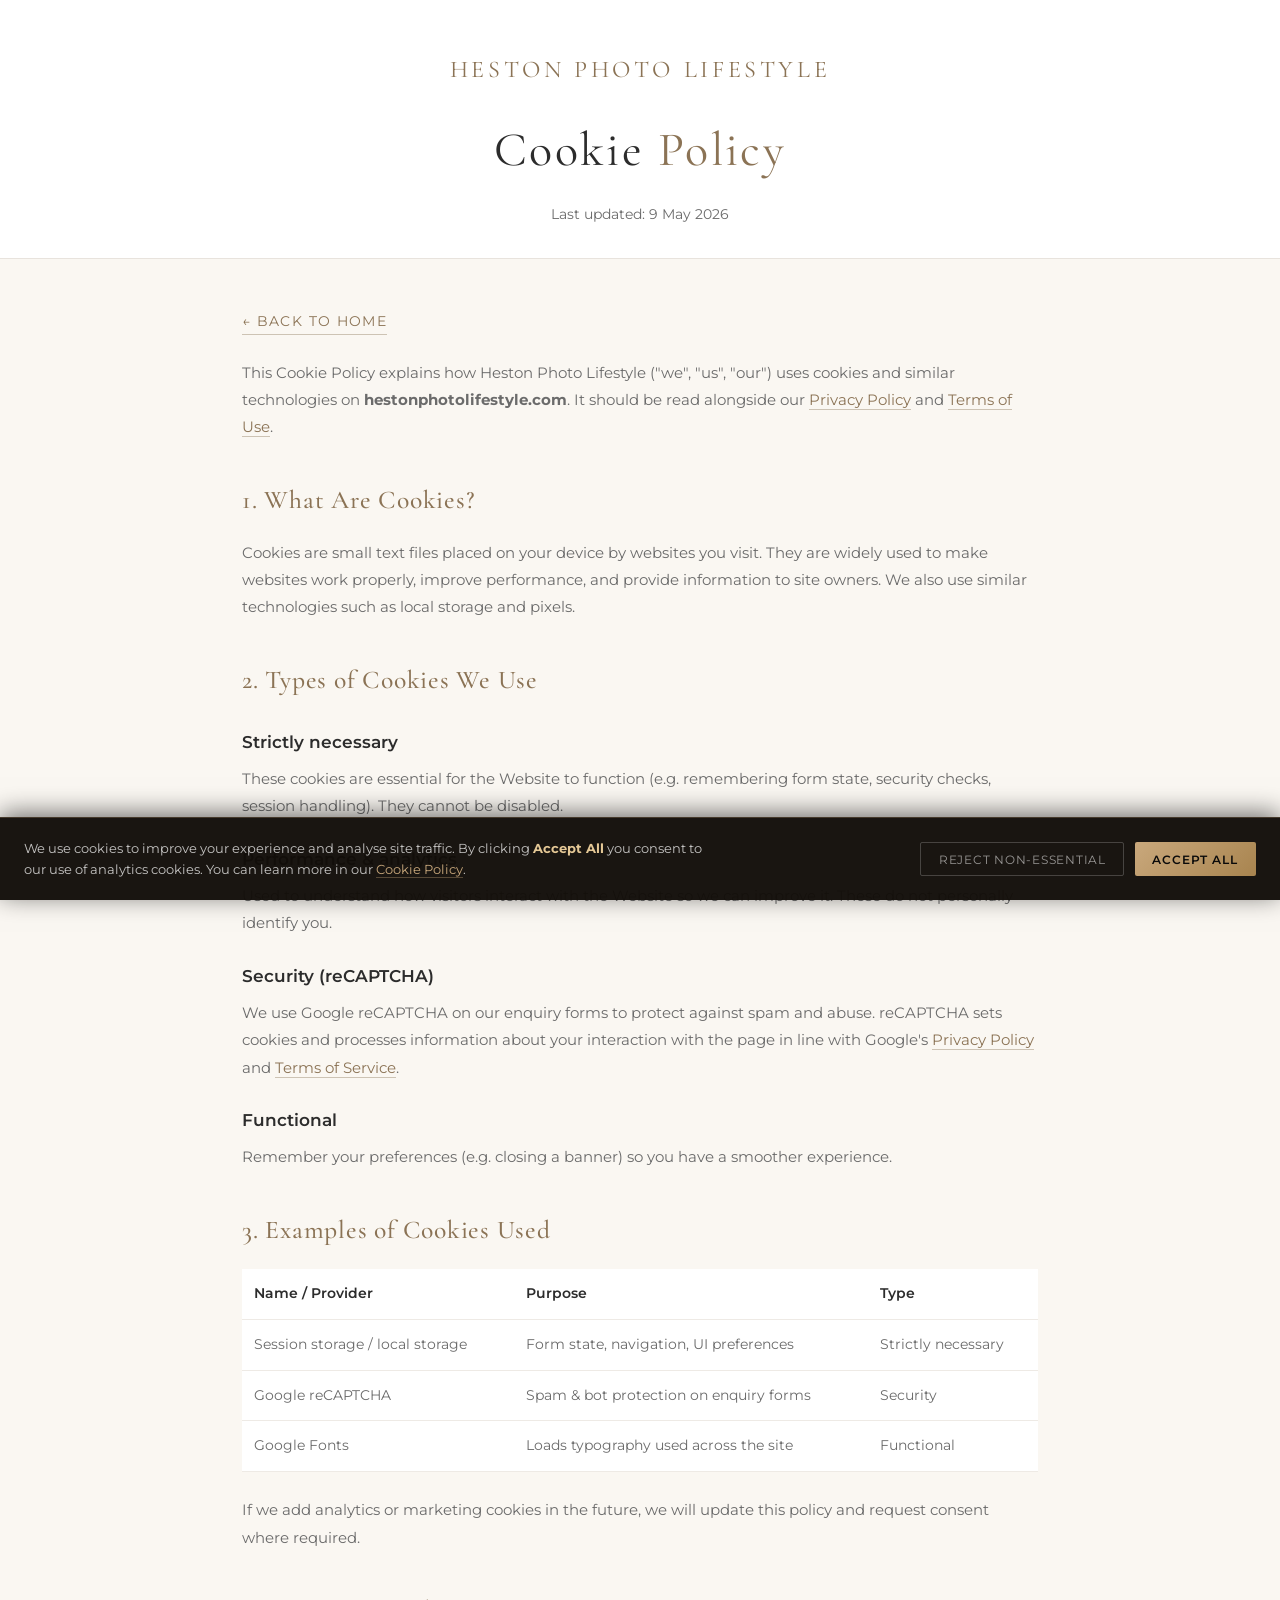
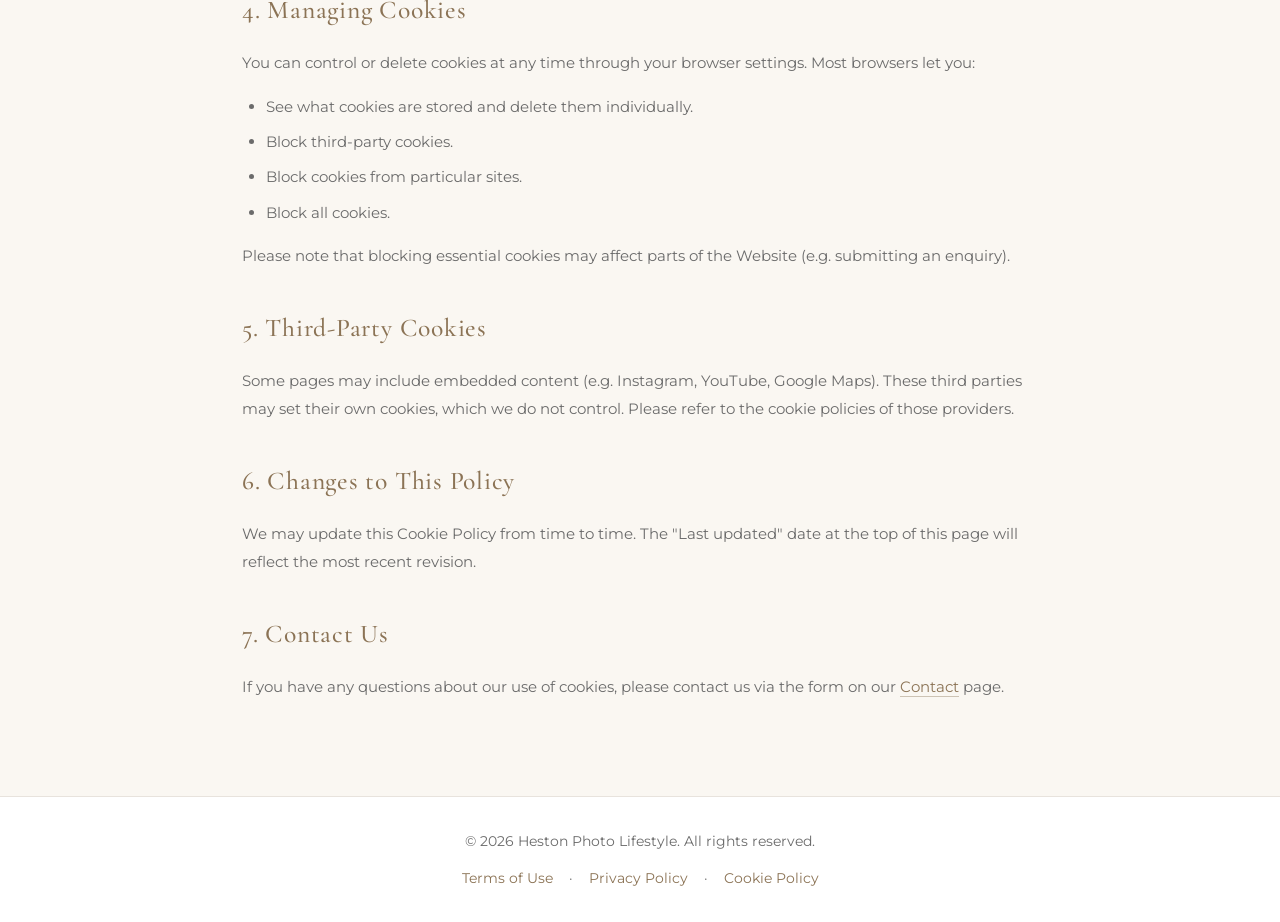
<file: cookies.html>
<!DOCTYPE html>
<html lang="en">
<head>
    <meta charset="UTF-8">
    <meta name="viewport" content="width=device-width, initial-scale=1.0">
    <!-- Google Analytics loaded conditionally by cookie-consent.js -->
    <script src="/cookie-consent.js"></script>
    <title>Cookie Policy | Heston Photo Lifestyle</title>
    <meta name="description" content="Cookie Policy for Heston Photo Lifestyle — what cookies we use, why we use them, and how to manage them.">
    <meta name="robots" content="index, follow">
    <link rel="canonical" href="https://lifestyle.hestonphoto.co.uk/cookies.html">
    <link rel="preconnect" href="https://fonts.googleapis.com">
    <link rel="preconnect" href="https://fonts.gstatic.com" crossorigin>
    <link href="https://fonts.googleapis.com/css2?family=Cormorant+Garamond:wght@300;400;500;600;700&family=Montserrat:wght@300;400;500;600&display=swap" rel="stylesheet">
    <style>
        * { margin:0; padding:0; box-sizing:border-box; }
        :root { --gold:#C9A87C; --gold-dark:#8B7355; --cream:#FAF7F2; --charcoal:#2C2C2C; --white:#FFFFFF; --text-dark:#1A1A1A; --text-light:#6B6B6B; }
        body { font-family:'Montserrat',sans-serif; background:var(--cream); color:var(--text-dark); line-height:1.8; font-size:16px; }
        .legal-header { padding:3rem 2rem 2rem; text-align:center; border-bottom:1px solid rgba(139,115,85,0.2); background:var(--white); }
        .legal-header a.brand { font-family:'Cormorant Garamond',serif; color:var(--gold-dark); text-decoration:none; font-size:1.5rem; letter-spacing:0.15em; text-transform:uppercase; }
        .legal-header h1 { font-family:'Cormorant Garamond',serif; color:var(--charcoal); font-size:clamp(2rem,4vw,3rem); font-weight:400; margin-top:1rem; letter-spacing:0.05em; }
        .legal-header h1 span { color:var(--gold-dark); }
        .legal-header .updated { margin-top:0.5rem; color:var(--text-light); font-size:0.85rem; }
        .legal-container { max-width:860px; margin:0 auto; padding:3rem 2rem 5rem; }
        .legal-container h2 { font-family:'Cormorant Garamond',serif; color:var(--gold-dark); font-size:1.6rem; font-weight:500; margin:2.25rem 0 1rem; letter-spacing:0.03em; }
        .legal-container h3 { color:var(--charcoal); font-size:1.05rem; font-weight:600; margin:1.5rem 0 0.5rem; }
        .legal-container p, .legal-container li { color:var(--text-light); font-size:0.95rem; margin-bottom:1rem; }
        .legal-container ul, .legal-container ol { padding-left:1.5rem; margin-bottom:1rem; }
        .legal-container li { margin-bottom:0.5rem; }
        .legal-container a { color:var(--gold-dark); text-decoration:none; border-bottom:1px solid rgba(139,115,85,0.4); }
        .legal-container a:hover { color:var(--charcoal); }
        .legal-footer { text-align:center; padding:2rem; border-top:1px solid rgba(139,115,85,0.2); color:var(--text-light); font-size:0.85rem; background:var(--white); }
        .legal-footer a { color:var(--gold-dark); text-decoration:none; margin:0 0.75rem; }
        .back-link { display:inline-block; margin-bottom:1.5rem; color:var(--gold-dark); text-decoration:none; font-size:0.85rem; letter-spacing:0.1em; text-transform:uppercase; }
        table.cookie-table { width:100%; border-collapse:collapse; margin:1rem 0 1.5rem; font-size:0.9rem; background:var(--white); }
        table.cookie-table th, table.cookie-table td { text-align:left; padding:0.75rem; border-bottom:1px solid rgba(139,115,85,0.15); color:var(--text-light); vertical-align:top; }
        table.cookie-table th { color:var(--charcoal); font-weight:600; }
    </style>
</head>
<body>
    <header class="legal-header">
        <a href="/" class="brand">Heston Photo <span style="color:var(--gold-dark);">Lifestyle</span></a>
        <h1>Cookie <span>Policy</span></h1>
        <p class="updated">Last updated: 9 May 2026</p>
    </header>

    <main class="legal-container">
        <a href="/" class="back-link">← Back to Home</a>

        <p>This Cookie Policy explains how Heston Photo Lifestyle ("we", "us", "our") uses cookies and similar technologies on <strong>hestonphotolifestyle.com</strong>. It should be read alongside our <a href="/privacy.html">Privacy Policy</a> and <a href="/terms.html">Terms of Use</a>.</p>

        <h2>1. What Are Cookies?</h2>
        <p>Cookies are small text files placed on your device by websites you visit. They are widely used to make websites work properly, improve performance, and provide information to site owners. We also use similar technologies such as local storage and pixels.</p>

        <h2>2. Types of Cookies We Use</h2>
        <h3>Strictly necessary</h3>
        <p>These cookies are essential for the Website to function (e.g. remembering form state, security checks, session handling). They cannot be disabled.</p>
        <h3>Performance & analytics</h3>
        <p>Used to understand how visitors interact with the Website so we can improve it. These do not personally identify you.</p>
        <h3>Security (reCAPTCHA)</h3>
        <p>We use Google reCAPTCHA on our enquiry forms to protect against spam and abuse. reCAPTCHA sets cookies and processes information about your interaction with the page in line with Google's <a href="https://policies.google.com/privacy" target="_blank" rel="noopener">Privacy Policy</a> and <a href="https://policies.google.com/terms" target="_blank" rel="noopener">Terms of Service</a>.</p>
        <h3>Functional</h3>
        <p>Remember your preferences (e.g. closing a banner) so you have a smoother experience.</p>

        <h2>3. Examples of Cookies Used</h2>
        <table class="cookie-table">
            <thead>
                <tr><th>Name / Provider</th><th>Purpose</th><th>Type</th></tr>
            </thead>
            <tbody>
                <tr><td>Session storage / local storage</td><td>Form state, navigation, UI preferences</td><td>Strictly necessary</td></tr>
                <tr><td>Google reCAPTCHA</td><td>Spam &amp; bot protection on enquiry forms</td><td>Security</td></tr>
                <tr><td>Google Fonts</td><td>Loads typography used across the site</td><td>Functional</td></tr>
            </tbody>
        </table>
        <p>If we add analytics or marketing cookies in the future, we will update this policy and request consent where required.</p>

        <h2>4. Managing Cookies</h2>
        <p>You can control or delete cookies at any time through your browser settings. Most browsers let you:</p>
        <ul>
            <li>See what cookies are stored and delete them individually.</li>
            <li>Block third-party cookies.</li>
            <li>Block cookies from particular sites.</li>
            <li>Block all cookies.</li>
        </ul>
        <p>Please note that blocking essential cookies may affect parts of the Website (e.g. submitting an enquiry).</p>

        <h2>5. Third-Party Cookies</h2>
        <p>Some pages may include embedded content (e.g. Instagram, YouTube, Google Maps). These third parties may set their own cookies, which we do not control. Please refer to the cookie policies of those providers.</p>

        <h2>6. Changes to This Policy</h2>
        <p>We may update this Cookie Policy from time to time. The "Last updated" date at the top of this page will reflect the most recent revision.</p>

        <h2>7. Contact Us</h2>
        <p>If you have any questions about our use of cookies, please contact us via the form on our <a href="/#contact">Contact</a> page.</p>
    </main>

    <footer class="legal-footer">
        <p>© 2026 Heston Photo Lifestyle. All rights reserved.</p>
        <p style="margin-top:0.75rem;">
            <a href="/terms.html">Terms of Use</a> ·
            <a href="/privacy.html">Privacy Policy</a> ·
            <a href="/cookies.html">Cookie Policy</a>
        </p>
    </footer>
</body>
</html>
</file>
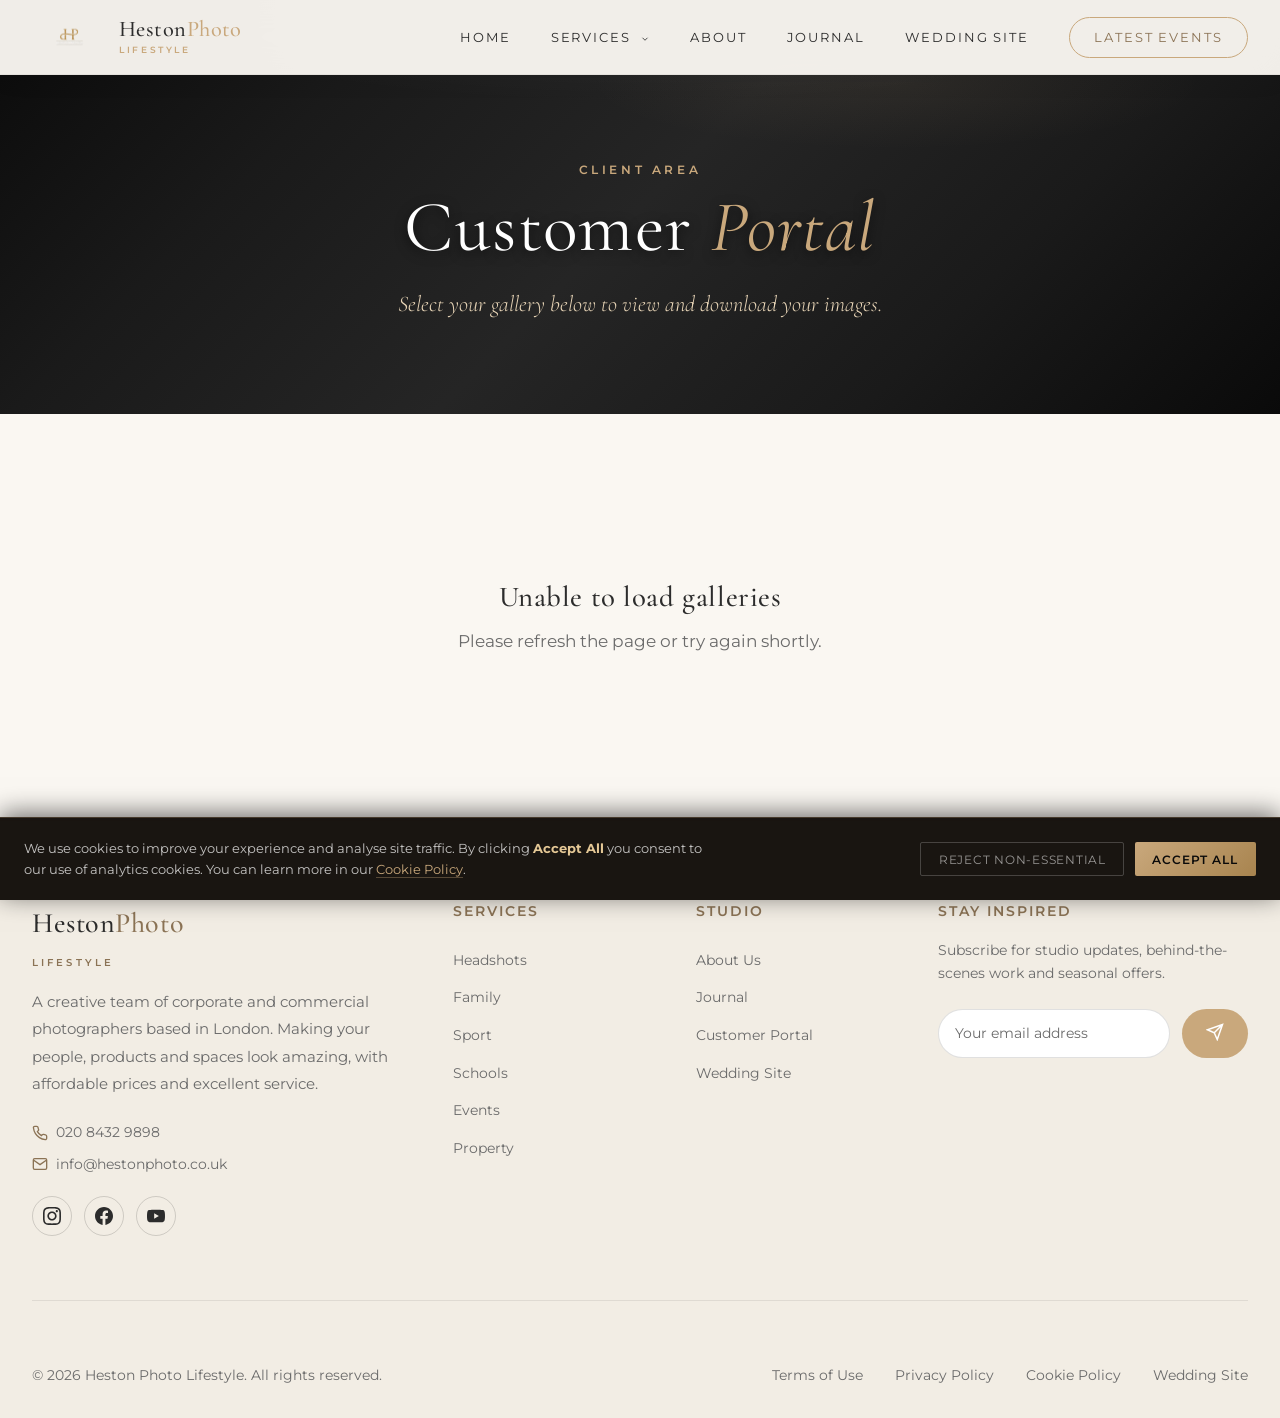
<file: portal.html>
<!DOCTYPE html>
<html lang="en-GB">
<head>
    <meta charset="UTF-8">
    <meta name="viewport" content="width=device-width, initial-scale=1.0, viewport-fit=cover">

    <!-- Google Analytics loaded conditionally by cookie-consent.js -->
    <script src="/cookie-consent.js"></script>
    <script src="/recaptcha.js" defer></script>
    <meta name="theme-color" content="#2C2C2C">
    <meta name="apple-mobile-web-app-capable" content="yes">
    <meta name="apple-mobile-web-app-status-bar-style" content="black-translucent">

    <title>Customer Portal – Heston Photo Lifestyle</title>
    <meta name="description" content="Heston Photo Lifestyle customer portal — view and access your photo galleries.">
    <meta name="robots" content="noindex, follow">
    <link rel="canonical" href="https://lifestyle.hestonphoto.co.uk/portal.html">

    <!-- Favicons -->
    <link rel="icon" type="image/x-icon" href="favicon.ico">
    <link rel="apple-touch-icon" href="apple-touch-icon.png">

    <!-- Preconnect -->
    <link rel="preconnect" href="https://fonts.googleapis.com">
    <link rel="preconnect" href="https://fonts.gstatic.com" crossorigin>

    <!-- Fonts -->
    <link href="https://fonts.googleapis.com/css2?family=Cormorant+Garamond:ital,wght@0,300;0,400;0,500;0,600;0,700;1,400;1,500&family=Montserrat:wght@300;400;500;600;700&display=swap" rel="stylesheet" media="print" onload="this.media='all'">
    <noscript><link href="https://fonts.googleapis.com/css2?family=Cormorant+Garamond:ital,wght@0,300;0,400;0,500;0,600;0,700;1,400;1,500&family=Montserrat:wght@300;400;500;600;700&display=swap" rel="stylesheet"></noscript>

    <style>
        :root {
            --gold: #C9A87C;
            --gold-light: #E8D5B7;
            --gold-dark: #8B7355;
            --cream: #FAF7F2;
            --cream-dark: #EDE7DC;
            --charcoal: #2C2C2C;
            --charcoal-light: #3D3D3D;
            --white: #FFFFFF;
            --text-dark: #1A1A1A;
            --text-light: #6B6B6B;
            --black: #000000;
        }

        * { margin: 0; padding: 0; box-sizing: border-box; }
        html { scroll-behavior: smooth; width: 100%; overflow-x: hidden; }
        body {
            font-family: 'Montserrat', sans-serif;
            background: var(--cream);
            color: var(--text-dark);
            line-height: 1.6;
            overflow-x: hidden;
            width: 100%;
            min-width: 100%;
            max-width: 100vw;
        }
        h1, h2, h3, h4 { font-family: 'Cormorant Garamond', serif; font-weight: 500; letter-spacing: 0.02em; }

        /* Header */
        header {
            position: fixed;
            top: 0; left: 0; right: 0;
            z-index: 1000;
            background: rgba(250, 247, 242, 0.96);
            backdrop-filter: blur(20px);
            padding: 0.75rem 0;
            box-shadow: 0 4px 24px rgba(0, 0, 0, 0.06);
            border-bottom: 1px solid rgba(0,0,0,0.05);
        }
        header nav a { color: var(--charcoal); }
        header nav a:hover { color: var(--gold-dark); }
        header .nav-cta { color: var(--gold-dark) !important; }
        header .nav-cta:hover { color: var(--white) !important; background: var(--gold); }
        header .logo .logo-title { color: var(--charcoal); }
        header .mobile-menu-toggle span { background: var(--charcoal); }
        .header-container {
            max-width: 1400px;
            margin: 0 auto;
            padding: 0 2rem;
            display: flex;
            justify-content: space-between;
            align-items: center;
        }
        .logo { display: flex; align-items: center; gap: 0.75rem; text-decoration: none; }
        .logo-img { height: 50px; width: auto; }
        .logo .logo-title { display: block; font-family: 'Cormorant Garamond', serif; font-weight: 500; font-size: 1.4rem; color: var(--charcoal); letter-spacing: 0.02em; line-height: 1.1; }
        .logo .logo-title span { color: var(--gold); }
        .logo-sub {
            display: block;
            font-family: 'Montserrat', sans-serif;
            font-size: 0.55rem; font-weight: 600; letter-spacing: 0.3em;
            text-transform: uppercase; color: var(--gold); margin-top: 2px;
        }
        nav ul { display: flex; list-style: none; gap: 2.5rem; }
        nav a {
            text-decoration: none; color: var(--charcoal);
            font-size: 0.8rem; font-weight: 400; letter-spacing: 0.15em;
            text-transform: uppercase; position: relative; padding: 0.5rem 0;
            transition: color 0.3s ease;
        }
        nav a::after {
            content: ''; position: absolute; bottom: 0; left: 0;
            width: 0; height: 2px; background: var(--gold); transition: width 0.3s ease;
        }
        nav a:hover { color: var(--gold-dark); }
        nav a:hover::after { width: 100%; }

        /* Submenu (Services dropdown) */
        nav .has-submenu { position: relative; }
        nav .submenu {
            position: absolute; top: calc(100% + 8px); left: 50%;
            transform: translateX(-50%) translateY(-8px);
            background: rgba(255,255,255,0.98);
            border: 1px solid rgba(0,0,0,0.06); border-radius: 6px;
            padding: 0.6rem 0; min-width: 220px;
            display: flex !important; flex-direction: column; gap: 0;
            opacity: 0; visibility: hidden; pointer-events: none;
            transition: all 0.25s ease; backdrop-filter: blur(10px);
            box-shadow: 0 12px 30px rgba(0,0,0,0.12); z-index: 100;
        }
        nav .has-submenu:hover .submenu,
        nav .has-submenu:focus-within .submenu {
            opacity: 1; visibility: visible; pointer-events: auto;
            transform: translateX(-50%) translateY(0);
        }
        nav .submenu li { width: 100%; }
        nav .submenu a {
            display: block; padding: 0.7rem 1.4rem; font-size: 0.72rem;
            letter-spacing: 0.18em; white-space: nowrap; text-align: left; color: var(--charcoal);
        }
        nav .submenu a::after { display: none; }
        nav .submenu a:hover { color: var(--gold-dark); background: rgba(201,168,124,0.10); }

        .nav-cta {
            padding: 0.75rem 1.5rem; background: transparent;
            border: 1px solid var(--gold); color: var(--gold-dark) !important;
            border-radius: 50px; transition: all 0.3s ease !important;
        }
        .nav-cta:hover { background: var(--gold); color: var(--white) !important; }
        .nav-cta::after { display: none; }
        .mobile-menu-toggle { display: none; flex-direction: column; gap: 5px; cursor: pointer; padding: 10px; z-index: 1001; }
        .mobile-menu-toggle span { width: 25px; height: 2px; background: var(--charcoal); transition: all 0.3s ease; }
        .mobile-menu-toggle.active span:nth-child(1) { transform: rotate(45deg) translate(5px, 5px); }
        .mobile-menu-toggle.active span:nth-child(2) { opacity: 0; }
        .mobile-menu-toggle.active span:nth-child(3) { transform: rotate(-45deg) translate(5px, -5px); }

        /* Page hero */
        .page-hero {
            min-height: 46vh;
            position: relative;
            display: flex; flex-direction: column; align-items: center; justify-content: center;
            text-align: center; color: var(--white);
            padding: 8rem 2rem 4rem;
            background: linear-gradient(135deg, #0a0a0a 0%, #1a1a1a 25%, #252525 50%, #1a1a1a 75%, #0a0a0a 100%);
            background-size: cover;
            background-position: center;
            overflow: hidden;
        }
        /* When an admin uploads a banner image, darken it for legible text */
        .page-hero.has-banner::after {
            content: ''; position: absolute; inset: 0; z-index: 1;
            background: linear-gradient(180deg, rgba(0,0,0,0.45) 0%, rgba(0,0,0,0.65) 100%);
        }
        .page-hero::before {
            content: ''; position: absolute; inset: 0;
            background:
                radial-gradient(ellipse 80% 50% at 50% 0%, rgba(255,255,255,0.06) 0%, transparent 50%),
                radial-gradient(ellipse 60% 40% at 70% 20%, rgba(201,168,124,0.07) 0%, transparent 40%);
            z-index: 0;
        }
        .page-hero-content { position: relative; z-index: 2; max-width: 760px; }
        .page-hero .section-label { color: var(--gold); }
        .page-hero h1 {
            font-size: clamp(2.5rem, 6vw, 4.5rem); font-weight: 400; line-height: 1.05;
            margin: 0.5rem 0 1.25rem; text-shadow: 0 3px 12px rgba(0,0,0,0.6);
        }
        .page-hero h1 em { font-style: italic; color: var(--gold); }
        .page-hero p {
            font-family: 'Cormorant Garamond', serif; font-style: italic;
            font-size: clamp(1.1rem, 2vw, 1.4rem); font-weight: 300;
            color: var(--gold-light); max-width: 600px; margin: 0 auto; line-height: 1.6;
        }

        .section-label {
            display: inline-block; font-size: 0.75rem; font-weight: 600;
            letter-spacing: 0.3em; text-transform: uppercase; color: var(--gold);
        }

        /* Portal mosaic */
        .portal-section { padding: 5rem 2rem 6rem; max-width: 1400px; margin: 0 auto; }
        .portal-mosaic {
            display: grid;
            grid-template-columns: repeat(4, 1fr);
            grid-auto-rows: 230px;
            grid-auto-flow: dense;
            gap: 1rem;
        }
        .portal-item {
            position: relative; overflow: hidden; border-radius: 14px;
            display: block; text-decoration: none;
            background: var(--cream-dark);
            box-shadow: 0 8px 24px rgba(0,0,0,0.08);
            transition: transform 0.4s ease, box-shadow 0.4s ease;
        }
        .portal-item.mosaic-tall { grid-row: span 2; }
        .portal-item.mosaic-wide { grid-column: span 2; }
        .portal-item img {
            width: 100%; height: 100%; object-fit: cover; display: block;
            transition: transform 0.7s ease;
        }
        .portal-item:hover { transform: translateY(-4px); box-shadow: 0 18px 40px rgba(0,0,0,0.18); }
        .portal-item:hover img { transform: scale(1.07); }
        .portal-item::after {
            content: ''; position: absolute; inset: 0;
            background: linear-gradient(180deg, transparent 35%, rgba(0,0,0,0.78) 100%);
            z-index: 1;
        }
        .portal-overlay {
            position: absolute; left: 0; right: 0; bottom: 0; z-index: 2;
            padding: 1.5rem 1.4rem; color: var(--white);
        }
        .portal-overlay h3 {
            font-size: 1.5rem; font-weight: 500; line-height: 1.15;
            text-shadow: 0 2px 8px rgba(0,0,0,0.5);
        }
        .portal-cta {
            display: inline-flex; align-items: center; gap: 0.4rem; margin-top: 0.4rem;
            font-family: 'Montserrat', sans-serif; font-size: 0.7rem; font-weight: 600;
            letter-spacing: 0.18em; text-transform: uppercase; color: var(--gold-light);
            opacity: 0; transform: translateY(6px); transition: all 0.4s ease;
        }
        .portal-item:hover .portal-cta { opacity: 1; transform: translateY(0); }
        .portal-cta svg { width: 14px; height: 14px; }
        /* Touch devices can't hover — always show the CTA */
        @media (hover: none) {
            .portal-cta { opacity: 1; transform: none; }
        }

        .portal-empty, .portal-loading {
            grid-column: 1 / -1; text-align: center; color: var(--text-light);
            padding: 5rem 1rem; font-size: 1.05rem;
        }
        .portal-empty h3 { font-size: 1.8rem; color: var(--charcoal); margin-bottom: 0.5rem; }
        .spinner {
            width: 38px; height: 38px; margin: 0 auto 1rem;
            border: 3px solid rgba(201,168,124,0.25); border-top-color: var(--gold);
            border-radius: 50%; animation: spin 0.8s linear infinite;
        }
        @keyframes spin { to { transform: rotate(360deg); } }

        /* Footer */
        footer {
            background: #F2EDE4; color: var(--charcoal);
            padding: 5rem 2rem 2rem; position: relative; overflow: hidden;
            border-top: 1px solid rgba(0,0,0,0.06);
        }
        .footer-container { max-width: 1400px; margin: 0 auto; position: relative; z-index: 1; }
        .footer-grid {
            display: grid; grid-template-columns: 2fr 1fr 1fr 1.5fr; gap: 4rem;
            margin-bottom: 4rem; padding-bottom: 4rem; border-bottom: 1px solid rgba(0,0,0,0.08);
        }
        .footer-brand h3 { font-size: 1.75rem; margin-bottom: 1rem; color: var(--charcoal); }
        .footer-brand h3 span { color: var(--gold-dark); }
        .footer-brand .footer-sub {
            display: block; font-family: 'Montserrat', sans-serif; font-size: 0.65rem;
            font-weight: 600; letter-spacing: 0.3em; text-transform: uppercase;
            color: var(--gold-dark); margin-top: -0.4rem; margin-bottom: 1rem;
        }
        .footer-brand p { color: var(--text-light); font-size: 0.95rem; line-height: 1.8; margin-bottom: 1.5rem; }
        .footer-social { display: flex; gap: 0.75rem; }
        .footer-social a {
            width: 40px; height: 40px; border-radius: 50%; border: 1px solid rgba(0,0,0,0.15);
            display: flex; align-items: center; justify-content: center; transition: all 0.3s ease;
        }
        .footer-social a:hover { background: var(--gold); border-color: var(--gold); }
        .footer-social a svg { width: 18px; height: 18px; fill: var(--charcoal); transition: fill 0.3s ease; }
        .footer-social a:hover svg { fill: var(--white); }
        .footer-contact-inline { display: flex; flex-direction: column; gap: 0.5rem; margin-bottom: 1.25rem; }
        .footer-contact-inline a {
            display: inline-flex; align-items: center; gap: 0.5rem;
            color: var(--text-light); text-decoration: none; font-size: 0.9rem; transition: color 0.3s ease;
        }
        .footer-contact-inline a:hover { color: var(--gold-dark); }
        .footer-contact-inline a svg { stroke: var(--gold-dark); flex-shrink: 0; }
        .footer-links h4 {
            font-family: 'Montserrat', sans-serif; font-size: 0.85rem; font-weight: 600;
            color: var(--gold-dark); text-transform: uppercase; letter-spacing: 0.15em; margin-bottom: 1.5rem;
        }
        .footer-links ul { list-style: none; }
        .footer-links li { margin-bottom: 0.75rem; }
        .footer-links a { color: var(--text-light); text-decoration: none; font-size: 0.9rem; transition: all 0.3s ease; }
        .footer-links a:hover { color: var(--gold-dark); padding-left: 0.5rem; }
        .footer-newsletter h4 {
            font-family: 'Montserrat', sans-serif; font-size: 0.85rem; font-weight: 600;
            color: var(--gold-dark); text-transform: uppercase; letter-spacing: 0.15em; margin-bottom: 1rem;
        }
        .footer-newsletter p { color: var(--text-light); font-size: 0.9rem; margin-bottom: 1.5rem; }
        .newsletter-form { display: flex; gap: 0.75rem; }
        .newsletter-form input {
            flex: 1; padding: 0.875rem 1rem; border: 1px solid rgba(0,0,0,0.12);
            border-radius: 50px; background: #fff; color: var(--charcoal);
            font-family: 'Montserrat', sans-serif; font-size: 0.9rem;
        }
        .newsletter-form input::placeholder { color: var(--text-light); }
        .newsletter-form input:focus { outline: none; border-color: var(--gold); }
        .newsletter-form button {
            padding: 0.875rem 1.5rem; background: var(--gold); border: none;
            border-radius: 50px; cursor: pointer; transition: all 0.3s ease;
        }
        .newsletter-form button:hover { background: var(--gold-dark); }
        .newsletter-form button svg { width: 18px; height: 18px; stroke: var(--white); }
        .footer-bottom { display: flex; justify-content: space-between; align-items: center; }
        .footer-copyright { color: var(--text-light); font-size: 0.85rem; }
        .footer-legal { display: flex; gap: 2rem; }
        .footer-legal a { color: var(--text-light); text-decoration: none; font-size: 0.85rem; transition: color 0.3s ease; }
        .footer-legal a:hover { color: var(--gold-dark); }

        /* Responsive */
        @media (max-width: 1200px) {
            .portal-mosaic { grid-template-columns: repeat(3, 1fr); }
            .footer-grid { grid-template-columns: 1fr 1fr; gap: 3rem; }
        }
        @media (max-width: 768px) {
            .mobile-menu-toggle { display: flex; }
            nav {
                position: fixed; top: 0; left: 0; width: 100%; height: 100vh;
                background: rgba(250,247,242,0.98); backdrop-filter: blur(20px);
                display: flex; align-items: center; justify-content: center;
                transform: translateX(100%); transition: transform 0.4s ease; z-index: 1000;
            }
            nav.active { transform: translateX(0); }
            nav ul { flex-direction: column; gap: 2rem; text-align: center; }
            nav ul > li:has(.nav-cta) { order: -1; }
            nav a { font-size: 1rem; }
            nav .submenu {
                position: static; transform: none; opacity: 1; visibility: visible;
                pointer-events: auto; background: transparent; border: none; box-shadow: none;
                padding: 0.8rem 0 0; min-width: 0; gap: 0.6rem;
            }
            nav .submenu a { text-align: center; font-size: 0.78rem; padding: 0.4rem 0; }
            .portal-section { padding: 3.5rem 1.25rem 4.5rem; }
            .portal-mosaic { grid-template-columns: 1fr; grid-auto-rows: auto; gap: 0.85rem; }
            .portal-item { border-radius: 12px; }
            .portal-item.mosaic-tall, .portal-item.mosaic-wide { grid-row: span 1; grid-column: span 1; }
            /* Size each card to its image so nothing is cropped */
            .portal-item img { height: auto; }
            .portal-overlay { padding: 1.25rem 1.25rem; }
            .portal-overlay h3 { font-size: 1.35rem; }
            .portal-cta { font-size: 0.68rem; letter-spacing: 0.16em; }
            .footer-grid { grid-template-columns: 1fr 1fr; gap: 2rem; }
            .footer-brand { grid-column: span 2; }
            .footer-bottom { flex-direction: column; gap: 1rem; text-align: center; }
        }
        @media (max-width: 480px) {
            .header-container { padding: 0 1.25rem; }
            .logo .logo-title { font-size: 1.15rem; }
            .logo-img { height: 40px; }
            .logo-sub { font-size: 0.5rem; }
            .portal-mosaic { grid-template-columns: 1fr; grid-auto-rows: auto; gap: 0.85rem; }
            .portal-item.mosaic-tall, .portal-item.mosaic-wide { grid-row: span 1; grid-column: span 1; }
            .portal-item img { height: auto; }
            .portal-overlay h3 { font-size: 1.35rem; }
            .footer-grid { grid-template-columns: 1fr; gap: 2rem; }
            .footer-brand { grid-column: auto; }
        }
    </style>
</head>
<body>

    <!-- Header -->
    <header id="header">
        <div class="header-container">
            <a href="index.html" class="logo">
                <img src="logo.png" alt="Heston Photo Lifestyle" class="logo-img">
                <div>
                    <span class="logo-title">Heston<span>Photo</span></span>
                    <span class="logo-sub">Lifestyle</span>
                </div>
            </a>
            <nav id="nav">
                <ul>
                    <li><a href="index.html#home">Home</a></li>
                    <li class="has-submenu">
                        <a href="index.html#services">Services <svg viewBox="0 0 24 24" fill="none" stroke="currentColor" stroke-width="2" width="10" height="10" style="display:inline;vertical-align:middle;margin-left:4px;"><polyline points="6 9 12 15 18 9"/></svg></a>
                        <ul class="submenu">
                            <li><a href="services/headshots.html">Headshots</a></li>
                            <li><a href="services/family.html">Family Photography</a></li>
                            <li><a href="services/sport.html">Sport</a></li>
                            <li><a href="services/schools.html">Schools</a></li>
                            <li><a href="services/events.html">Events</a></li>
                            <li><a href="services/property.html">Property</a></li>
                        </ul>
                    </li>
                    <li><a href="index.html#about">About</a></li>
                    <li><a href="blog.html">Journal</a></li>
                    <li><a href="https://hestonphoto.co.uk/" target="_blank" rel="noopener">Wedding Site</a></li>
                    <li><a href="portal.html" class="nav-cta">Latest Events</a></li>
                </ul>
            </nav>
            <div class="mobile-menu-toggle" id="mobileMenuToggle">
                <span></span><span></span><span></span>
            </div>
        </div>
    </header>

    <!-- Page hero -->
    <section class="page-hero" id="pageHero">
        <div class="page-hero-content">
            <span class="section-label" id="portalLabel">Client Area</span>
            <h1 id="portalTitle">Customer <em>Portal</em></h1>
            <p id="portalSubtitle">Select your gallery below to view and download your images.</p>
        </div>
    </section>

    <!-- Portal mosaic -->
    <section class="portal-section">
        <div class="portal-mosaic" id="portalMosaic">
            <div class="portal-loading">
                <div class="spinner"></div>
                Loading your galleries…
            </div>
        </div>
    </section>

    <!-- Footer -->
    <footer>
        <div class="footer-container">
            <div class="footer-grid">
                <div class="footer-brand">
                    <h3>Heston<span>Photo</span></h3>
                    <span class="footer-sub">Lifestyle</span>
                    <p>A creative team of corporate and commercial photographers based in London. Making your people, products and spaces look amazing, with affordable prices and excellent service.</p>
                    <div class="footer-contact-inline">
                        <a href="tel:+442084329898"><svg viewBox="0 0 24 24" fill="none" stroke="currentColor" stroke-width="2" width="16" height="16"><path d="M22 16.92v3a2 2 0 0 1-2.18 2 19.79 19.79 0 0 1-8.63-3.07 19.5 19.5 0 0 1-6-6 19.79 19.79 0 0 1-3.07-8.67A2 2 0 0 1 4.11 2h3a2 2 0 0 1 2 1.72 12.84 12.84 0 0 0 .7 2.81 2 2 0 0 1-.45 2.11L8.09 9.91a16 16 0 0 0 6 6l1.27-1.27a2 2 0 0 1 2.11-.45 12.84 12.84 0 0 0 2.81.7A2 2 0 0 1 22 16.92z"/></svg>020 8432 9898</a>
                        <a href="mailto:info@hestonphoto.co.uk"><svg viewBox="0 0 24 24" fill="none" stroke="currentColor" stroke-width="2" width="16" height="16"><path d="M4 4h16c1.1 0 2 .9 2 2v12c0 1.1-.9 2-2 2H4c-1.1 0-2-.9-2-2V6c0-1.1.9-2 2-2z"/><polyline points="22,6 12,13 2,6"/></svg>info@hestonphoto.co.uk</a>
                    </div>
                    <div class="footer-social">
                        <a href="https://www.instagram.com/hestonphoto" target="_blank" rel="noopener noreferrer" aria-label="Instagram">
                            <svg viewBox="0 0 24 24"><path d="M12 2.163c3.204 0 3.584.012 4.85.07 3.252.148 4.771 1.691 4.919 4.919.058 1.265.069 1.645.069 4.849 0 3.205-.012 3.584-.069 4.849-.149 3.225-1.664 4.771-4.919 4.919-1.266.058-1.644.07-4.85.07-3.204 0-3.584-.012-4.849-.07-3.26-.149-4.771-1.699-4.919-4.92-.058-1.265-.07-1.644-.07-4.849 0-3.204.013-3.583.07-4.849.149-3.227 1.664-4.771 4.919-4.919 1.266-.057 1.645-.069 4.849-.069zm0-2.163c-3.259 0-3.667.014-4.947.072-4.358.2-6.78 2.618-6.98 6.98-.059 1.281-.073 1.689-.073 4.948 0 3.259.014 3.668.072 4.948.2 4.358 2.618 6.78 6.98 6.98 1.281.058 1.689.072 4.948.072 3.259 0 3.668-.014 4.948-.072 4.354-.2 6.782-2.618 6.979-6.98.059-1.28.073-1.689.073-4.948 0-3.259-.014-3.667-.072-4.947-.196-4.354-2.617-6.78-6.979-6.98-1.281-.059-1.69-.073-4.949-.073zm0 5.838c-3.403 0-6.162 2.759-6.162 6.162s2.759 6.163 6.162 6.163 6.162-2.759 6.162-6.163c0-3.403-2.759-6.162-6.162-6.162zm0 10.162c-2.209 0-4-1.79-4-4 0-2.209 1.791-4 4-4s4 1.791 4 4c0 2.21-1.791 4-4 4zm6.406-11.845c-.796 0-1.441.645-1.441 1.44s.645 1.44 1.441 1.44c.795 0 1.439-.645 1.439-1.44s-.644-1.44-1.439-1.44z"/></svg>
                        </a>
                        <a href="https://www.facebook.com/thehestonphoto/" target="_blank" rel="noopener noreferrer" aria-label="Facebook">
                            <svg viewBox="0 0 24 24"><path d="M24 12.073c0-6.627-5.373-12-12-12s-12 5.373-12 12c0 5.99 4.388 10.954 10.125 11.854v-8.385H7.078v-3.47h3.047V9.43c0-3.007 1.792-4.669 4.533-4.669 1.312 0 2.686.235 2.686.235v2.953H15.83c-1.491 0-1.956.925-1.956 1.874v2.25h3.328l-.532 3.47h-2.796v8.385C19.612 23.027 24 18.062 24 12.073z"/></svg>
                        </a>
                        <a href="https://www.youtube.com/@hestonphotophotography8190" target="_blank" rel="noopener noreferrer" aria-label="YouTube">
                            <svg viewBox="0 0 24 24"><path d="M23.498 6.186a3.016 3.016 0 0 0-2.122-2.136C19.505 3.545 12 3.545 12 3.545s-7.505 0-9.377.505A3.017 3.017 0 0 0 .502 6.186C0 8.07 0 12 0 12s0 3.93.502 5.814a3.016 3.016 0 0 0 2.122 2.136c1.871.505 9.376.505 9.376.505s7.505 0 9.377-.505a3.015 3.015 0 0 0 2.122-2.136C24 15.93 24 12 24 12s0-3.93-.502-5.814zM9.545 15.568V8.432L15.818 12l-6.273 3.568z"/></svg>
                        </a>
                    </div>
                </div>

                <div class="footer-links">
                    <h4>Services</h4>
                    <ul>
                        <li><a href="services/headshots.html">Headshots</a></li>
                        <li><a href="services/family.html">Family</a></li>
                        <li><a href="services/sport.html">Sport</a></li>
                        <li><a href="services/schools.html">Schools</a></li>
                        <li><a href="services/events.html">Events</a></li>
                        <li><a href="services/property.html">Property</a></li>
                    </ul>
                </div>

                <div class="footer-links">
                    <h4>Studio</h4>
                    <ul>
                        <li><a href="index.html#about">About Us</a></li>
                        <li><a href="blog.html">Journal</a></li>
                        <li><a href="portal.html">Customer Portal</a></li>
                        <li><a href="https://hestonphoto.co.uk/" target="_blank" rel="noopener">Wedding Site</a></li>
                    </ul>
                </div>

                <div class="footer-newsletter">
                    <h4>Stay Inspired</h4>
                    <p>Subscribe for studio updates, behind-the-scenes work and seasonal offers.</p>
                    <form class="newsletter-form" id="newsletterForm">
                        <input type="email" name="email" placeholder="Your email address" required>
                        <button type="submit" aria-label="Subscribe">
                            <svg viewBox="0 0 24 24" fill="none" stroke="currentColor" stroke-width="2"><path d="M22 2L11 13M22 2l-7 20-4-9-9-4 20-7z"/></svg>
                        </button>
                    </form>
                </div>
            </div>
            <div class="footer-bottom">
                <p class="footer-copyright">© 2026 Heston Photo Lifestyle. All rights reserved.</p>
                <div class="footer-legal">
                    <a href="/terms.html">Terms of Use</a>
                    <a href="/privacy.html">Privacy Policy</a>
                    <a href="/cookies.html">Cookie Policy</a>
                    <a href="https://hestonphoto.co.uk/" target="_blank" rel="noopener">Wedding Site</a>
                </div>
            </div>
        </div>
    </footer>

    <script>
        // Mobile menu toggle
        const toggle = document.getElementById('mobileMenuToggle');
        const nav = document.getElementById('nav');
        toggle.addEventListener('click', () => {
            toggle.classList.toggle('active');
            nav.classList.toggle('active');
        });
        nav.querySelectorAll('a').forEach(a => a.addEventListener('click', () => {
            toggle.classList.remove('active');
            nav.classList.remove('active');
        }));

        // Lifestyle public API base
        const LIFESTYLE_API_BASE = (() => {
            const host = window.location.hostname;
            if (host === 'localhost' || host === '127.0.0.1') return 'http://localhost:3000/api';
            return 'https://hestonapi.edastra.in/api';
        })();

        const esc = (s) => String(s == null ? '' : s).replace(/[&<>"']/g, c => ({
            '&': '&amp;', '<': '&lt;', '>': '&gt;', '"': '&quot;', "'": '&#39;'
        }[c]));

        async function loadPortal() {
            const mosaic = document.getElementById('portalMosaic');
            try {
                const res = await fetch(`${LIFESTYLE_API_BASE}/lifestyle/content`);
                const json = await res.json();
                const portal = (json && json.data && json.data.customerPortal) || {};
                const entries = portal.entries || [];

                // Admin-uploaded banner image behind the page hero
                if (portal.bannerImageUrl) {
                    const hero = document.getElementById('pageHero');
                    hero.style.backgroundImage = `url("${portal.bannerImageUrl}")`;
                    hero.classList.add('has-banner');
                }

                // Drive section copy from the admin-managed section text
                if (portal.sectionLabel) document.getElementById('portalLabel').textContent = portal.sectionLabel;
                if (portal.sectionTitle) document.getElementById('portalTitle').textContent = portal.sectionTitle;
                if (portal.sectionSubtitle) document.getElementById('portalSubtitle').textContent = portal.sectionSubtitle;

                if (!entries.length) {
                    mosaic.innerHTML = `
                        <div class="portal-empty">
                            <h3>No galleries yet</h3>
                            <p>Your galleries will appear here once they're ready. Please check back soon.</p>
                        </div>`;
                    return;
                }

                mosaic.innerHTML = entries.map(p => {
                    const link = (p.linkUrl || '').trim();
                    const layout = ['mosaic-tall', 'mosaic-wide'].includes(p.layoutClass) ? p.layoutClass : '';
                    const tag = link ? 'a' : 'div';
                    const attrs = link ? `href="${esc(link)}" target="_blank" rel="noopener"` : '';
                    return `
                        <${tag} class="portal-item ${layout}" ${attrs}>
                            <img src="${esc(p.imageUrl)}" alt="${esc(p.title || 'Gallery')}" loading="lazy">
                            <div class="portal-overlay">
                                <h3>${esc(p.title || 'Gallery')}</h3>
                                ${link ? `<span class="portal-cta">View Gallery
                                    <svg viewBox="0 0 24 24" fill="none" stroke="currentColor" stroke-width="2"><line x1="5" y1="12" x2="19" y2="12"/><polyline points="12 5 19 12 12 19"/></svg>
                                </span>` : ''}
                            </div>
                        </${tag}>`;
                }).join('');
            } catch (e) {
                mosaic.innerHTML = `
                    <div class="portal-empty">
                        <h3>Unable to load galleries</h3>
                        <p>Please refresh the page or try again shortly.</p>
                    </div>`;
            }
        }
        loadPortal();

        // Newsletter subscribe
        const newsletterForm = document.getElementById('newsletterForm');
        if (newsletterForm) {
            newsletterForm.addEventListener('submit', async (e) => {
                e.preventDefault();
                const input = newsletterForm.querySelector('input[type="email"]');
                const email = input.value.trim();
                if (!email) return;
                try {
                    const res = await HestonCaptcha.post(`${LIFESTYLE_API_BASE}/subscribe`,
                        { email, source: 'lifestyle-portal' }, 'subscribe');
                    const data = await res.json();
                    if (!res.ok || !data.success) throw new Error(data.message || 'Failed');
                    input.value = '';
                    input.placeholder = 'Thanks for subscribing!';
                } catch (err) {
                    console.error('Subscribe error', err);
                    input.placeholder = 'Could not subscribe, try again';
                }
            });
        }
    </script>
</body>
</html>
</file>
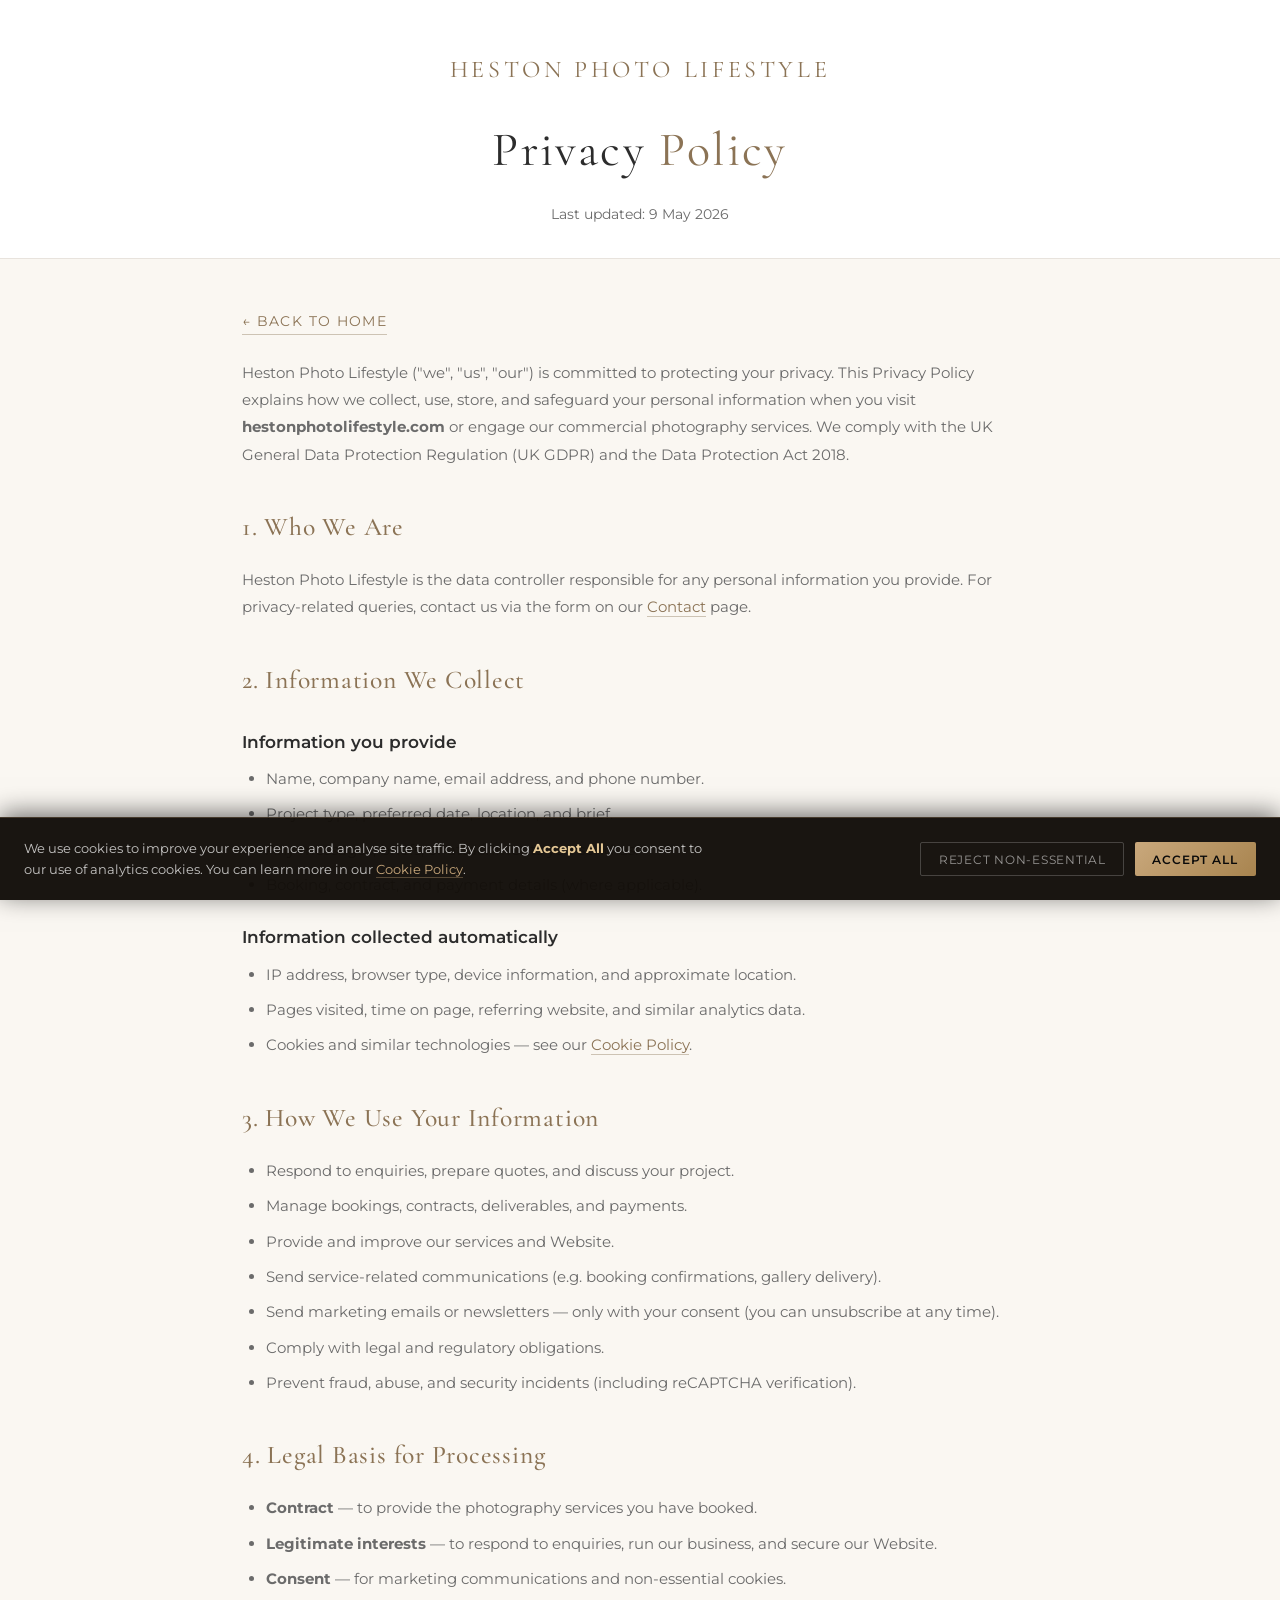
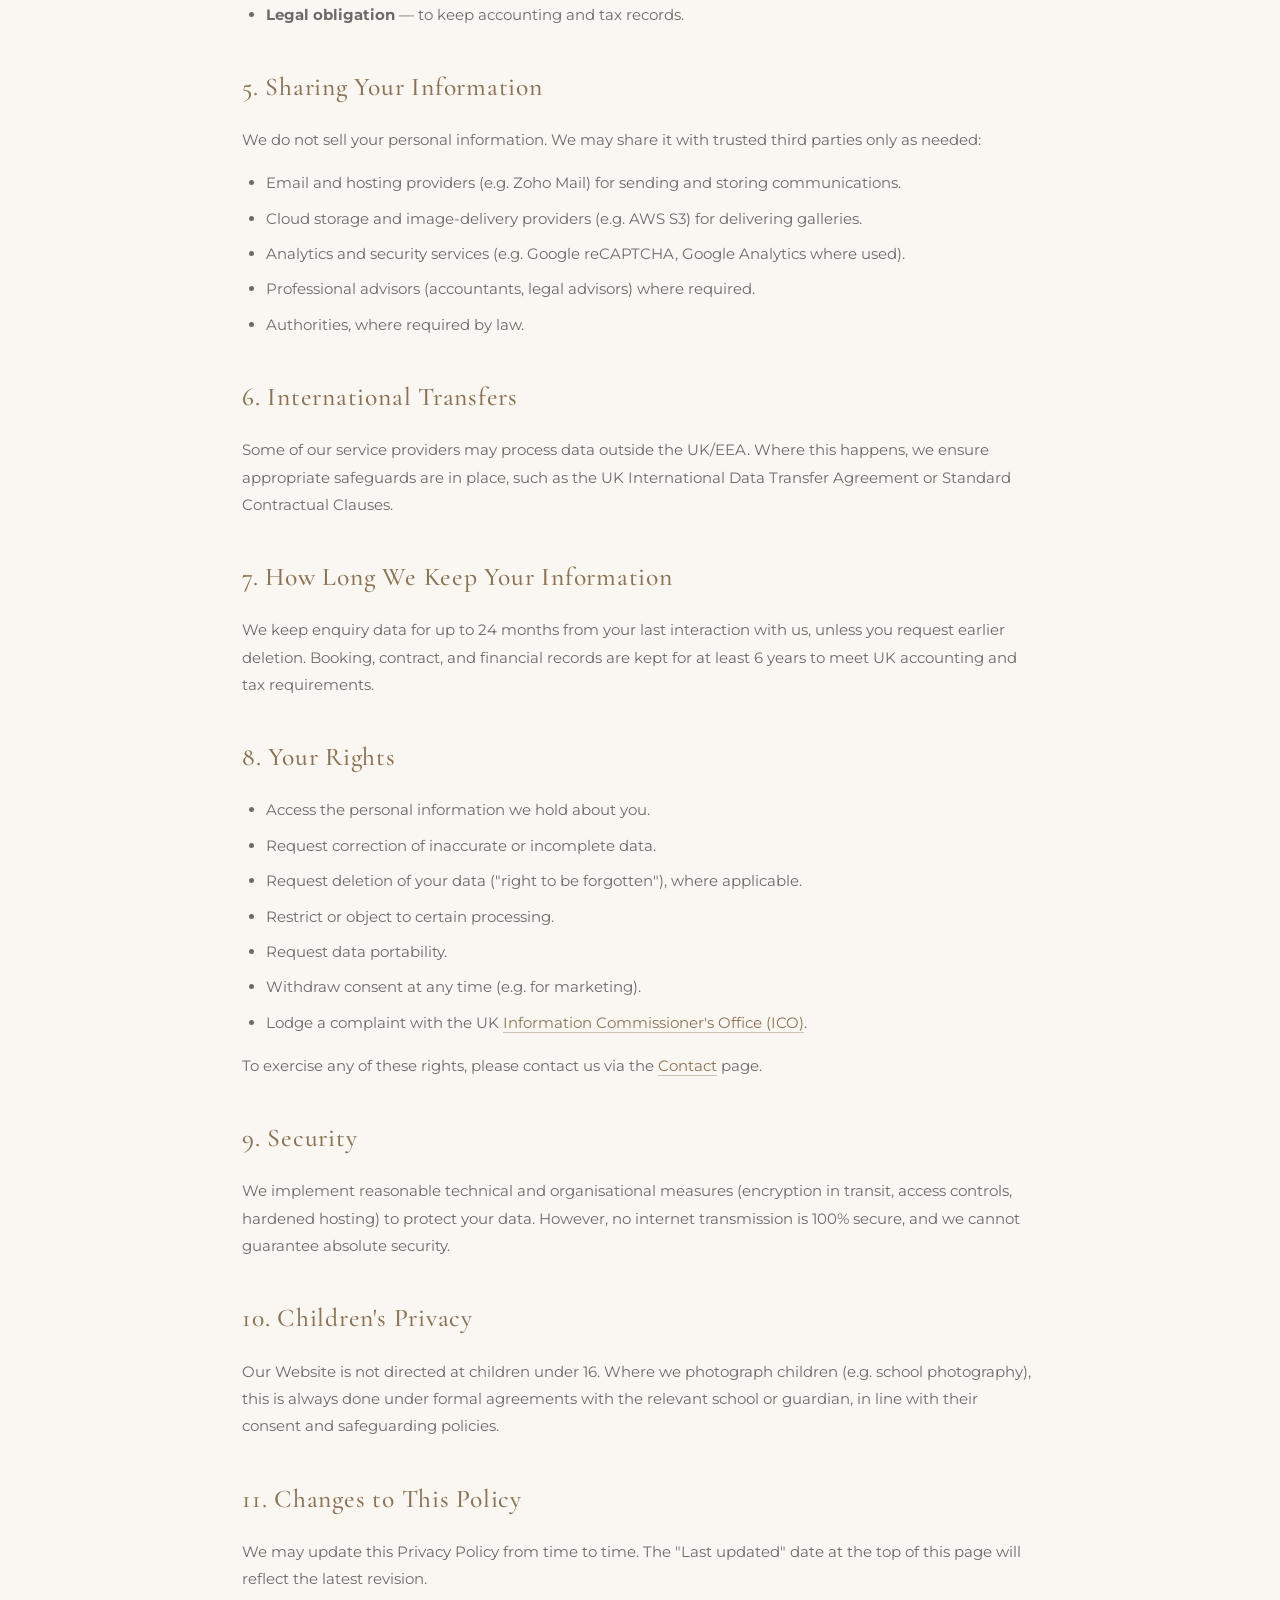
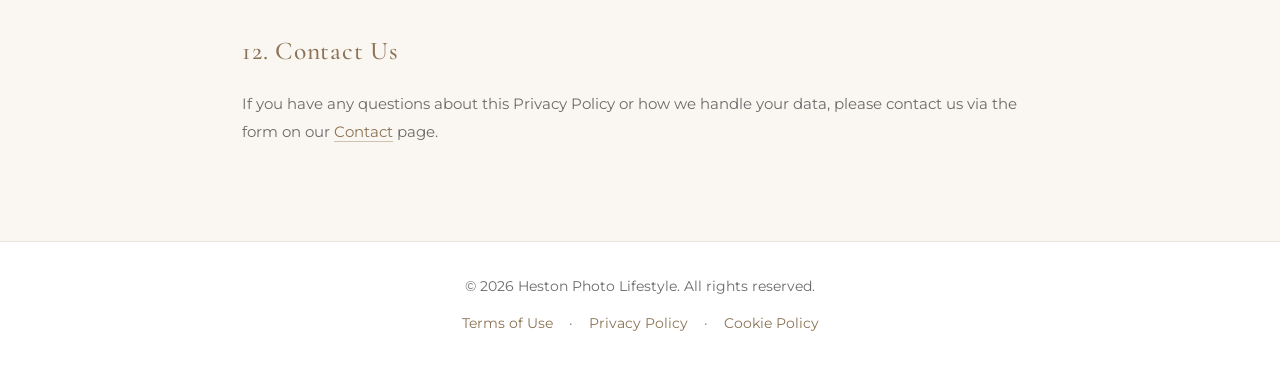
<file: privacy.html>
<!DOCTYPE html>
<html lang="en">
<head>
    <meta charset="UTF-8">
    <meta name="viewport" content="width=device-width, initial-scale=1.0">
    <!-- Google Analytics loaded conditionally by cookie-consent.js -->
    <script src="/cookie-consent.js"></script>
    <title>Privacy Policy | Heston Photo Lifestyle</title>
    <meta name="description" content="Privacy Policy for Heston Photo Lifestyle — how we collect, use, and protect your personal information in line with UK GDPR.">
    <meta name="robots" content="index, follow">
    <link rel="canonical" href="https://lifestyle.hestonphoto.co.uk/privacy.html">
    <link rel="preconnect" href="https://fonts.googleapis.com">
    <link rel="preconnect" href="https://fonts.gstatic.com" crossorigin>
    <link href="https://fonts.googleapis.com/css2?family=Cormorant+Garamond:wght@300;400;500;600;700&family=Montserrat:wght@300;400;500;600&display=swap" rel="stylesheet">
    <style>
        * { margin:0; padding:0; box-sizing:border-box; }
        :root { --gold:#C9A87C; --gold-dark:#8B7355; --cream:#FAF7F2; --charcoal:#2C2C2C; --white:#FFFFFF; --text-dark:#1A1A1A; --text-light:#6B6B6B; }
        body { font-family:'Montserrat',sans-serif; background:var(--cream); color:var(--text-dark); line-height:1.8; font-size:16px; }
        .legal-header { padding:3rem 2rem 2rem; text-align:center; border-bottom:1px solid rgba(139,115,85,0.2); background:var(--white); }
        .legal-header a.brand { font-family:'Cormorant Garamond',serif; color:var(--gold-dark); text-decoration:none; font-size:1.5rem; letter-spacing:0.15em; text-transform:uppercase; }
        .legal-header h1 { font-family:'Cormorant Garamond',serif; color:var(--charcoal); font-size:clamp(2rem,4vw,3rem); font-weight:400; margin-top:1rem; letter-spacing:0.05em; }
        .legal-header h1 span { color:var(--gold-dark); }
        .legal-header .updated { margin-top:0.5rem; color:var(--text-light); font-size:0.85rem; }
        .legal-container { max-width:860px; margin:0 auto; padding:3rem 2rem 5rem; }
        .legal-container h2 { font-family:'Cormorant Garamond',serif; color:var(--gold-dark); font-size:1.6rem; font-weight:500; margin:2.25rem 0 1rem; letter-spacing:0.03em; }
        .legal-container h3 { color:var(--charcoal); font-size:1.05rem; font-weight:600; margin:1.5rem 0 0.5rem; }
        .legal-container p, .legal-container li { color:var(--text-light); font-size:0.95rem; margin-bottom:1rem; }
        .legal-container ul, .legal-container ol { padding-left:1.5rem; margin-bottom:1rem; }
        .legal-container li { margin-bottom:0.5rem; }
        .legal-container a { color:var(--gold-dark); text-decoration:none; border-bottom:1px solid rgba(139,115,85,0.4); }
        .legal-container a:hover { color:var(--charcoal); }
        .legal-footer { text-align:center; padding:2rem; border-top:1px solid rgba(139,115,85,0.2); color:var(--text-light); font-size:0.85rem; background:var(--white); }
        .legal-footer a { color:var(--gold-dark); text-decoration:none; margin:0 0.75rem; }
        .back-link { display:inline-block; margin-bottom:1.5rem; color:var(--gold-dark); text-decoration:none; font-size:0.85rem; letter-spacing:0.1em; text-transform:uppercase; }
    </style>
</head>
<body>
    <header class="legal-header">
        <a href="/" class="brand">Heston Photo <span style="color:var(--gold-dark);">Lifestyle</span></a>
        <h1>Privacy <span>Policy</span></h1>
        <p class="updated">Last updated: 9 May 2026</p>
    </header>

    <main class="legal-container">
        <a href="/" class="back-link">← Back to Home</a>

        <p>Heston Photo Lifestyle ("we", "us", "our") is committed to protecting your privacy. This Privacy Policy explains how we collect, use, store, and safeguard your personal information when you visit <strong>hestonphotolifestyle.com</strong> or engage our commercial photography services. We comply with the UK General Data Protection Regulation (UK GDPR) and the Data Protection Act 2018.</p>

        <h2>1. Who We Are</h2>
        <p>Heston Photo Lifestyle is the data controller responsible for any personal information you provide. For privacy-related queries, contact us via the form on our <a href="/#contact">Contact</a> page.</p>

        <h2>2. Information We Collect</h2>
        <h3>Information you provide</h3>
        <ul>
            <li>Name, company name, email address, and phone number.</li>
            <li>Project type, preferred date, location, and brief.</li>
            <li>Any messages, briefs, or attachments you send us.</li>
            <li>Booking, contract, and payment details (where applicable).</li>
        </ul>
        <h3>Information collected automatically</h3>
        <ul>
            <li>IP address, browser type, device information, and approximate location.</li>
            <li>Pages visited, time on page, referring website, and similar analytics data.</li>
            <li>Cookies and similar technologies — see our <a href="/cookies.html">Cookie Policy</a>.</li>
        </ul>

        <h2>3. How We Use Your Information</h2>
        <ul>
            <li>Respond to enquiries, prepare quotes, and discuss your project.</li>
            <li>Manage bookings, contracts, deliverables, and payments.</li>
            <li>Provide and improve our services and Website.</li>
            <li>Send service-related communications (e.g. booking confirmations, gallery delivery).</li>
            <li>Send marketing emails or newsletters — only with your consent (you can unsubscribe at any time).</li>
            <li>Comply with legal and regulatory obligations.</li>
            <li>Prevent fraud, abuse, and security incidents (including reCAPTCHA verification).</li>
        </ul>

        <h2>4. Legal Basis for Processing</h2>
        <ul>
            <li><strong>Contract</strong> — to provide the photography services you have booked.</li>
            <li><strong>Legitimate interests</strong> — to respond to enquiries, run our business, and secure our Website.</li>
            <li><strong>Consent</strong> — for marketing communications and non-essential cookies.</li>
            <li><strong>Legal obligation</strong> — to keep accounting and tax records.</li>
        </ul>

        <h2>5. Sharing Your Information</h2>
        <p>We do not sell your personal information. We may share it with trusted third parties only as needed:</p>
        <ul>
            <li>Email and hosting providers (e.g. Zoho Mail) for sending and storing communications.</li>
            <li>Cloud storage and image-delivery providers (e.g. AWS S3) for delivering galleries.</li>
            <li>Analytics and security services (e.g. Google reCAPTCHA, Google Analytics where used).</li>
            <li>Professional advisors (accountants, legal advisors) where required.</li>
            <li>Authorities, where required by law.</li>
        </ul>

        <h2>6. International Transfers</h2>
        <p>Some of our service providers may process data outside the UK/EEA. Where this happens, we ensure appropriate safeguards are in place, such as the UK International Data Transfer Agreement or Standard Contractual Clauses.</p>

        <h2>7. How Long We Keep Your Information</h2>
        <p>We keep enquiry data for up to 24 months from your last interaction with us, unless you request earlier deletion. Booking, contract, and financial records are kept for at least 6 years to meet UK accounting and tax requirements.</p>

        <h2>8. Your Rights</h2>
        <ul>
            <li>Access the personal information we hold about you.</li>
            <li>Request correction of inaccurate or incomplete data.</li>
            <li>Request deletion of your data ("right to be forgotten"), where applicable.</li>
            <li>Restrict or object to certain processing.</li>
            <li>Request data portability.</li>
            <li>Withdraw consent at any time (e.g. for marketing).</li>
            <li>Lodge a complaint with the UK <a href="https://ico.org.uk" target="_blank" rel="noopener">Information Commissioner's Office (ICO)</a>.</li>
        </ul>
        <p>To exercise any of these rights, please contact us via the <a href="/#contact">Contact</a> page.</p>

        <h2>9. Security</h2>
        <p>We implement reasonable technical and organisational measures (encryption in transit, access controls, hardened hosting) to protect your data. However, no internet transmission is 100% secure, and we cannot guarantee absolute security.</p>

        <h2>10. Children's Privacy</h2>
        <p>Our Website is not directed at children under 16. Where we photograph children (e.g. school photography), this is always done under formal agreements with the relevant school or guardian, in line with their consent and safeguarding policies.</p>

        <h2>11. Changes to This Policy</h2>
        <p>We may update this Privacy Policy from time to time. The "Last updated" date at the top of this page will reflect the latest revision.</p>

        <h2>12. Contact Us</h2>
        <p>If you have any questions about this Privacy Policy or how we handle your data, please contact us via the form on our <a href="/#contact">Contact</a> page.</p>
    </main>

    <footer class="legal-footer">
        <p>© 2026 Heston Photo Lifestyle. All rights reserved.</p>
        <p style="margin-top:0.75rem;">
            <a href="/terms.html">Terms of Use</a> ·
            <a href="/privacy.html">Privacy Policy</a> ·
            <a href="/cookies.html">Cookie Policy</a>
        </p>
    </footer>
</body>
</html>
</file>
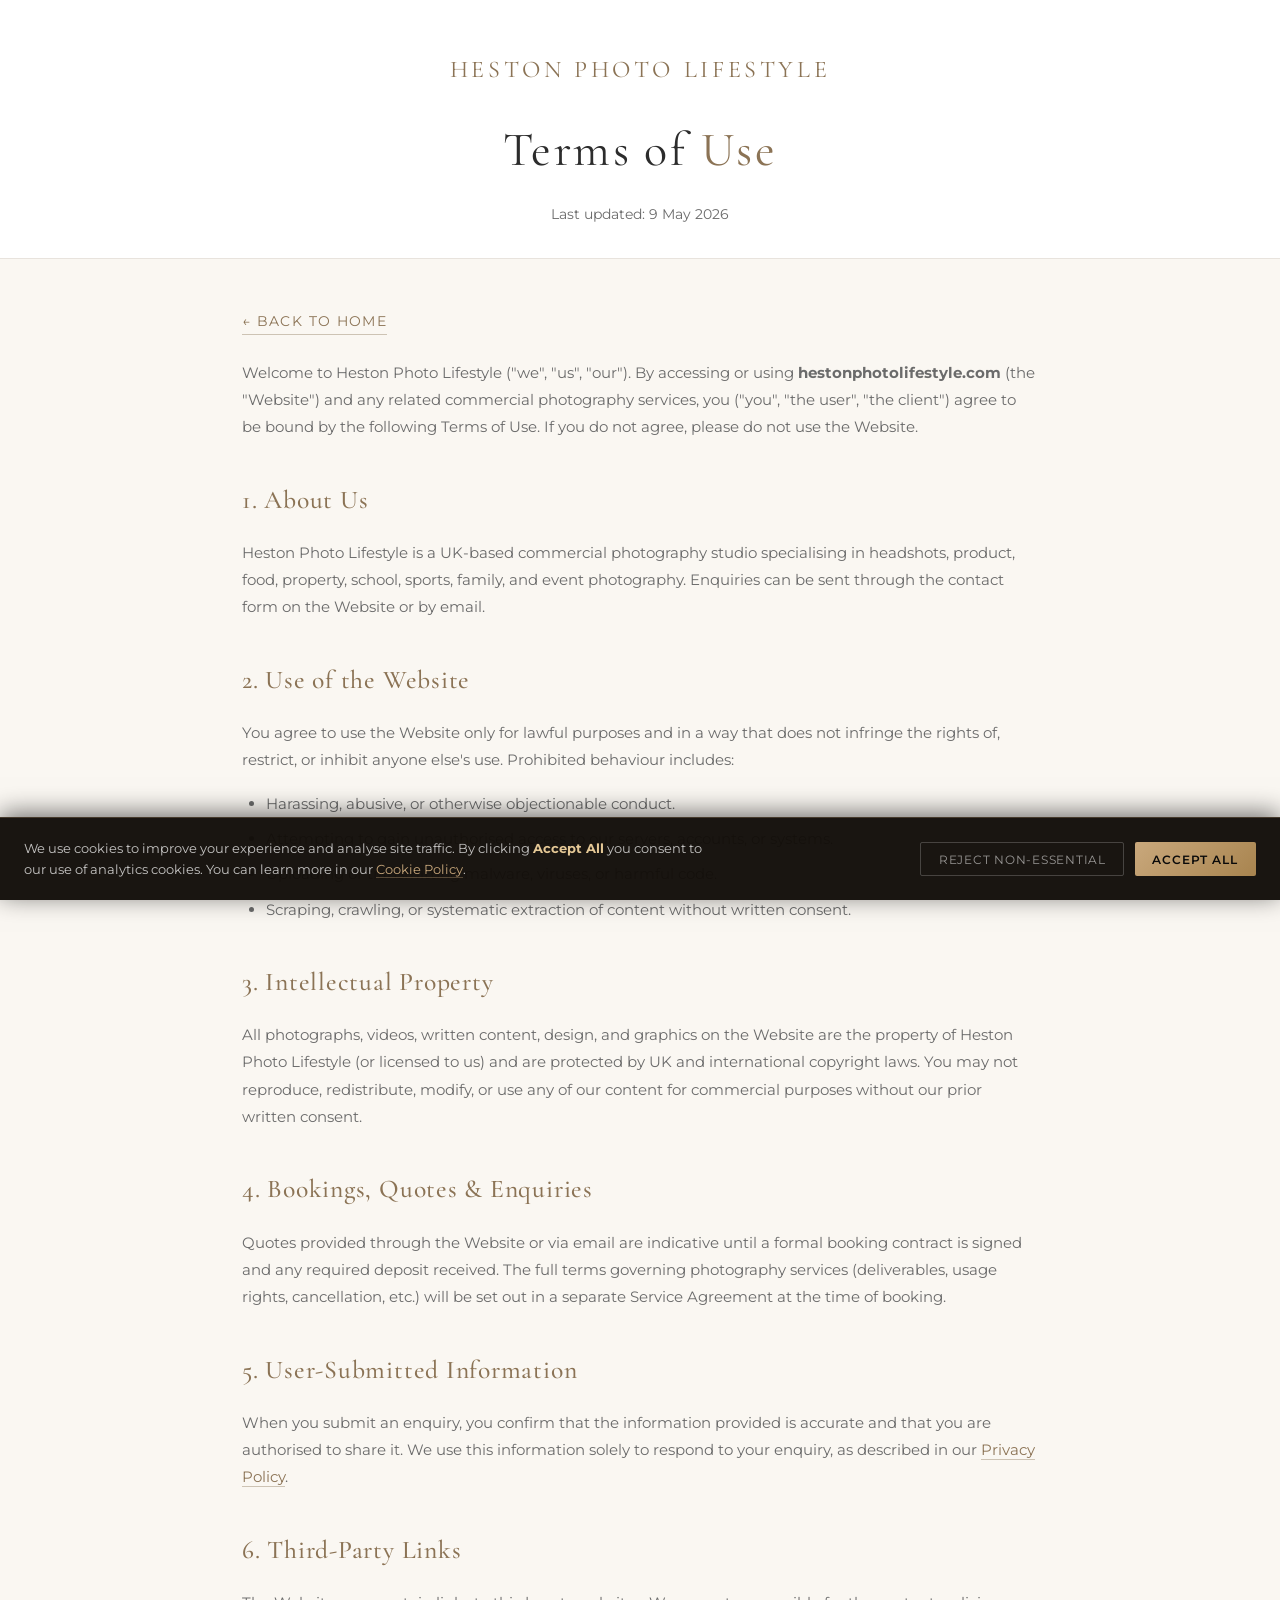
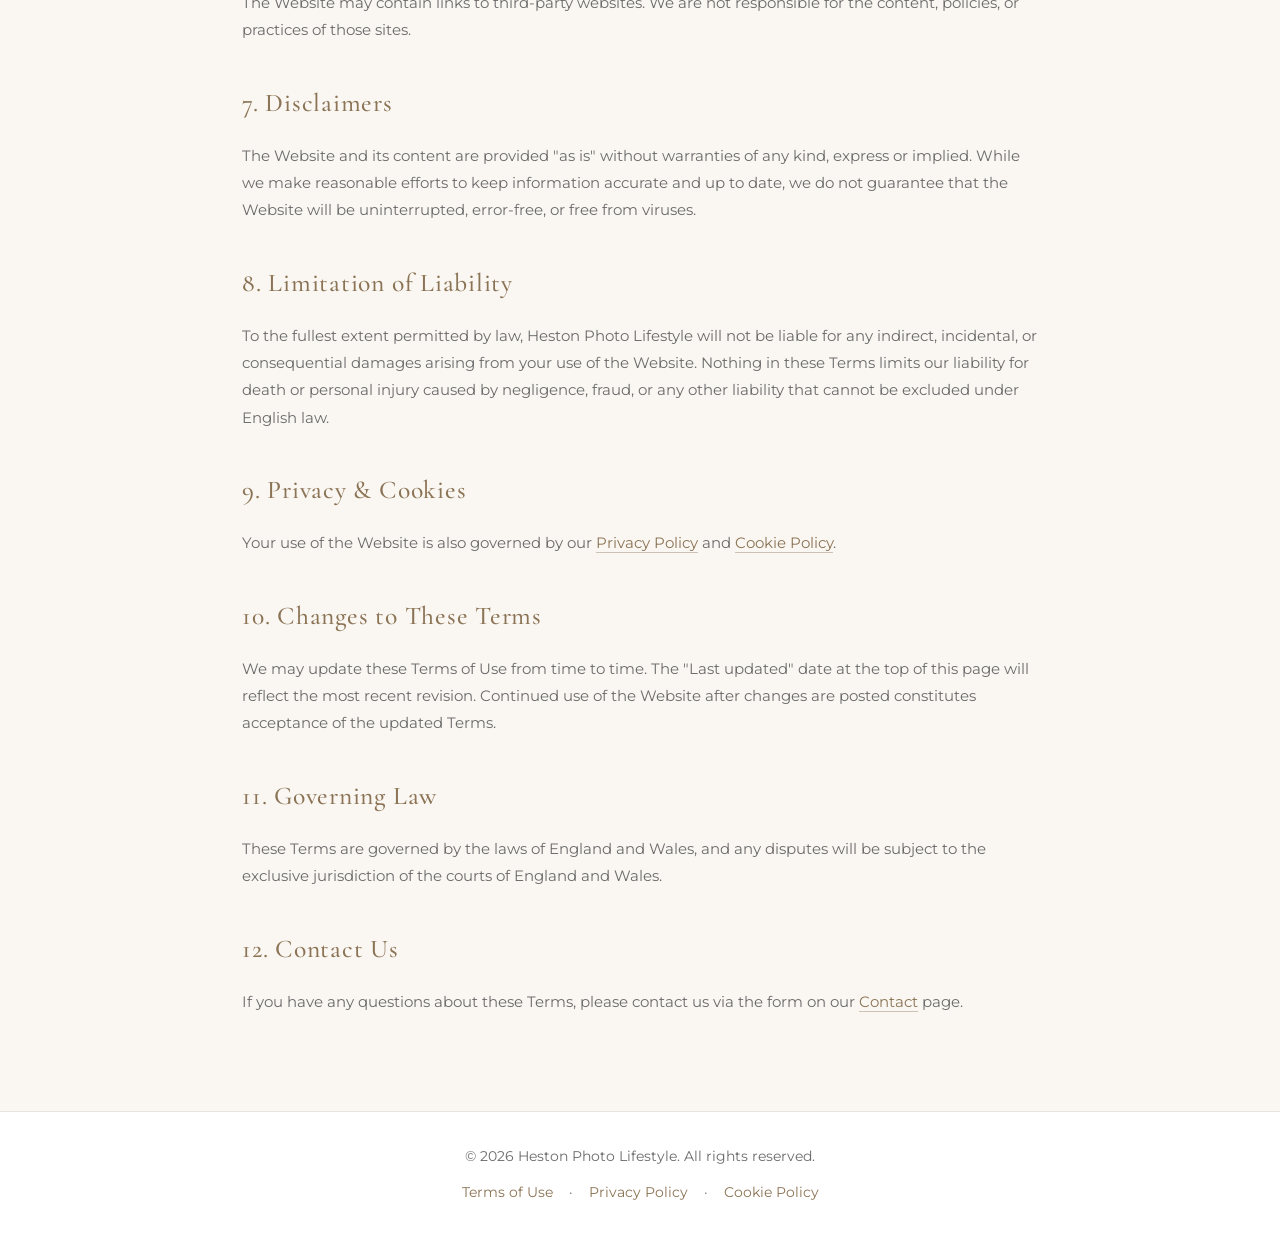
<file: terms.html>
<!DOCTYPE html>
<html lang="en">
<head>
    <meta charset="UTF-8">
    <meta name="viewport" content="width=device-width, initial-scale=1.0">
    <!-- Google Analytics loaded conditionally by cookie-consent.js -->
    <script src="/cookie-consent.js"></script>
    <title>Terms of Use | Heston Photo Lifestyle</title>
    <meta name="description" content="Terms of Use for Heston Photo Lifestyle — the rules and conditions that apply when you use our website and commercial photography services.">
    <meta name="robots" content="index, follow">
    <link rel="canonical" href="https://lifestyle.hestonphoto.co.uk/terms.html">
    <link rel="preconnect" href="https://fonts.googleapis.com">
    <link rel="preconnect" href="https://fonts.gstatic.com" crossorigin>
    <link href="https://fonts.googleapis.com/css2?family=Cormorant+Garamond:wght@300;400;500;600;700&family=Montserrat:wght@300;400;500;600&display=swap" rel="stylesheet">
    <style>
        * { margin:0; padding:0; box-sizing:border-box; }
        :root { --gold:#C9A87C; --gold-dark:#8B7355; --cream:#FAF7F2; --charcoal:#2C2C2C; --white:#FFFFFF; --text-dark:#1A1A1A; --text-light:#6B6B6B; }
        body { font-family:'Montserrat',sans-serif; background:var(--cream); color:var(--text-dark); line-height:1.8; font-size:16px; }
        .legal-header { padding:3rem 2rem 2rem; text-align:center; border-bottom:1px solid rgba(139,115,85,0.2); background:var(--white); }
        .legal-header a.brand { font-family:'Cormorant Garamond',serif; color:var(--gold-dark); text-decoration:none; font-size:1.5rem; letter-spacing:0.15em; text-transform:uppercase; }
        .legal-header h1 { font-family:'Cormorant Garamond',serif; color:var(--charcoal); font-size:clamp(2rem,4vw,3rem); font-weight:400; margin-top:1rem; letter-spacing:0.05em; }
        .legal-header h1 span { color:var(--gold-dark); }
        .legal-header .updated { margin-top:0.5rem; color:var(--text-light); font-size:0.85rem; }
        .legal-container { max-width:860px; margin:0 auto; padding:3rem 2rem 5rem; }
        .legal-container h2 { font-family:'Cormorant Garamond',serif; color:var(--gold-dark); font-size:1.6rem; font-weight:500; margin:2.25rem 0 1rem; letter-spacing:0.03em; }
        .legal-container h3 { color:var(--charcoal); font-size:1.05rem; font-weight:600; margin:1.5rem 0 0.5rem; }
        .legal-container p, .legal-container li { color:var(--text-light); font-size:0.95rem; margin-bottom:1rem; }
        .legal-container ul, .legal-container ol { padding-left:1.5rem; margin-bottom:1rem; }
        .legal-container li { margin-bottom:0.5rem; }
        .legal-container a { color:var(--gold-dark); text-decoration:none; border-bottom:1px solid rgba(139,115,85,0.4); }
        .legal-container a:hover { color:var(--charcoal); }
        .legal-footer { text-align:center; padding:2rem; border-top:1px solid rgba(139,115,85,0.2); color:var(--text-light); font-size:0.85rem; background:var(--white); }
        .legal-footer a { color:var(--gold-dark); text-decoration:none; margin:0 0.75rem; }
        .back-link { display:inline-block; margin-bottom:1.5rem; color:var(--gold-dark); text-decoration:none; font-size:0.85rem; letter-spacing:0.1em; text-transform:uppercase; }
    </style>
</head>
<body>
    <header class="legal-header">
        <a href="/" class="brand">Heston Photo <span style="color:var(--gold-dark);">Lifestyle</span></a>
        <h1>Terms of <span>Use</span></h1>
        <p class="updated">Last updated: 9 May 2026</p>
    </header>

    <main class="legal-container">
        <a href="/" class="back-link">← Back to Home</a>

        <p>Welcome to Heston Photo Lifestyle ("we", "us", "our"). By accessing or using <strong>hestonphotolifestyle.com</strong> (the "Website") and any related commercial photography services, you ("you", "the user", "the client") agree to be bound by the following Terms of Use. If you do not agree, please do not use the Website.</p>

        <h2>1. About Us</h2>
        <p>Heston Photo Lifestyle is a UK-based commercial photography studio specialising in headshots, product, food, property, school, sports, family, and event photography. Enquiries can be sent through the contact form on the Website or by email.</p>

        <h2>2. Use of the Website</h2>
        <p>You agree to use the Website only for lawful purposes and in a way that does not infringe the rights of, restrict, or inhibit anyone else's use. Prohibited behaviour includes:</p>
        <ul>
            <li>Harassing, abusive, or otherwise objectionable conduct.</li>
            <li>Attempting to gain unauthorised access to our servers, accounts, or systems.</li>
            <li>Uploading or transmitting malware, viruses, or harmful code.</li>
            <li>Scraping, crawling, or systematic extraction of content without written consent.</li>
        </ul>

        <h2>3. Intellectual Property</h2>
        <p>All photographs, videos, written content, design, and graphics on the Website are the property of Heston Photo Lifestyle (or licensed to us) and are protected by UK and international copyright laws. You may not reproduce, redistribute, modify, or use any of our content for commercial purposes without our prior written consent.</p>

        <h2>4. Bookings, Quotes & Enquiries</h2>
        <p>Quotes provided through the Website or via email are indicative until a formal booking contract is signed and any required deposit received. The full terms governing photography services (deliverables, usage rights, cancellation, etc.) will be set out in a separate Service Agreement at the time of booking.</p>

        <h2>5. User-Submitted Information</h2>
        <p>When you submit an enquiry, you confirm that the information provided is accurate and that you are authorised to share it. We use this information solely to respond to your enquiry, as described in our <a href="/privacy.html">Privacy Policy</a>.</p>

        <h2>6. Third-Party Links</h2>
        <p>The Website may contain links to third-party websites. We are not responsible for the content, policies, or practices of those sites.</p>

        <h2>7. Disclaimers</h2>
        <p>The Website and its content are provided "as is" without warranties of any kind, express or implied. While we make reasonable efforts to keep information accurate and up to date, we do not guarantee that the Website will be uninterrupted, error-free, or free from viruses.</p>

        <h2>8. Limitation of Liability</h2>
        <p>To the fullest extent permitted by law, Heston Photo Lifestyle will not be liable for any indirect, incidental, or consequential damages arising from your use of the Website. Nothing in these Terms limits our liability for death or personal injury caused by negligence, fraud, or any other liability that cannot be excluded under English law.</p>

        <h2>9. Privacy & Cookies</h2>
        <p>Your use of the Website is also governed by our <a href="/privacy.html">Privacy Policy</a> and <a href="/cookies.html">Cookie Policy</a>.</p>

        <h2>10. Changes to These Terms</h2>
        <p>We may update these Terms of Use from time to time. The "Last updated" date at the top of this page will reflect the most recent revision. Continued use of the Website after changes are posted constitutes acceptance of the updated Terms.</p>

        <h2>11. Governing Law</h2>
        <p>These Terms are governed by the laws of England and Wales, and any disputes will be subject to the exclusive jurisdiction of the courts of England and Wales.</p>

        <h2>12. Contact Us</h2>
        <p>If you have any questions about these Terms, please contact us via the form on our <a href="/#contact">Contact</a> page.</p>
    </main>

    <footer class="legal-footer">
        <p>© 2026 Heston Photo Lifestyle. All rights reserved.</p>
        <p style="margin-top:0.75rem;">
            <a href="/terms.html">Terms of Use</a> ·
            <a href="/privacy.html">Privacy Policy</a> ·
            <a href="/cookies.html">Cookie Policy</a>
        </p>
    </footer>
</body>
</html>
</file>
